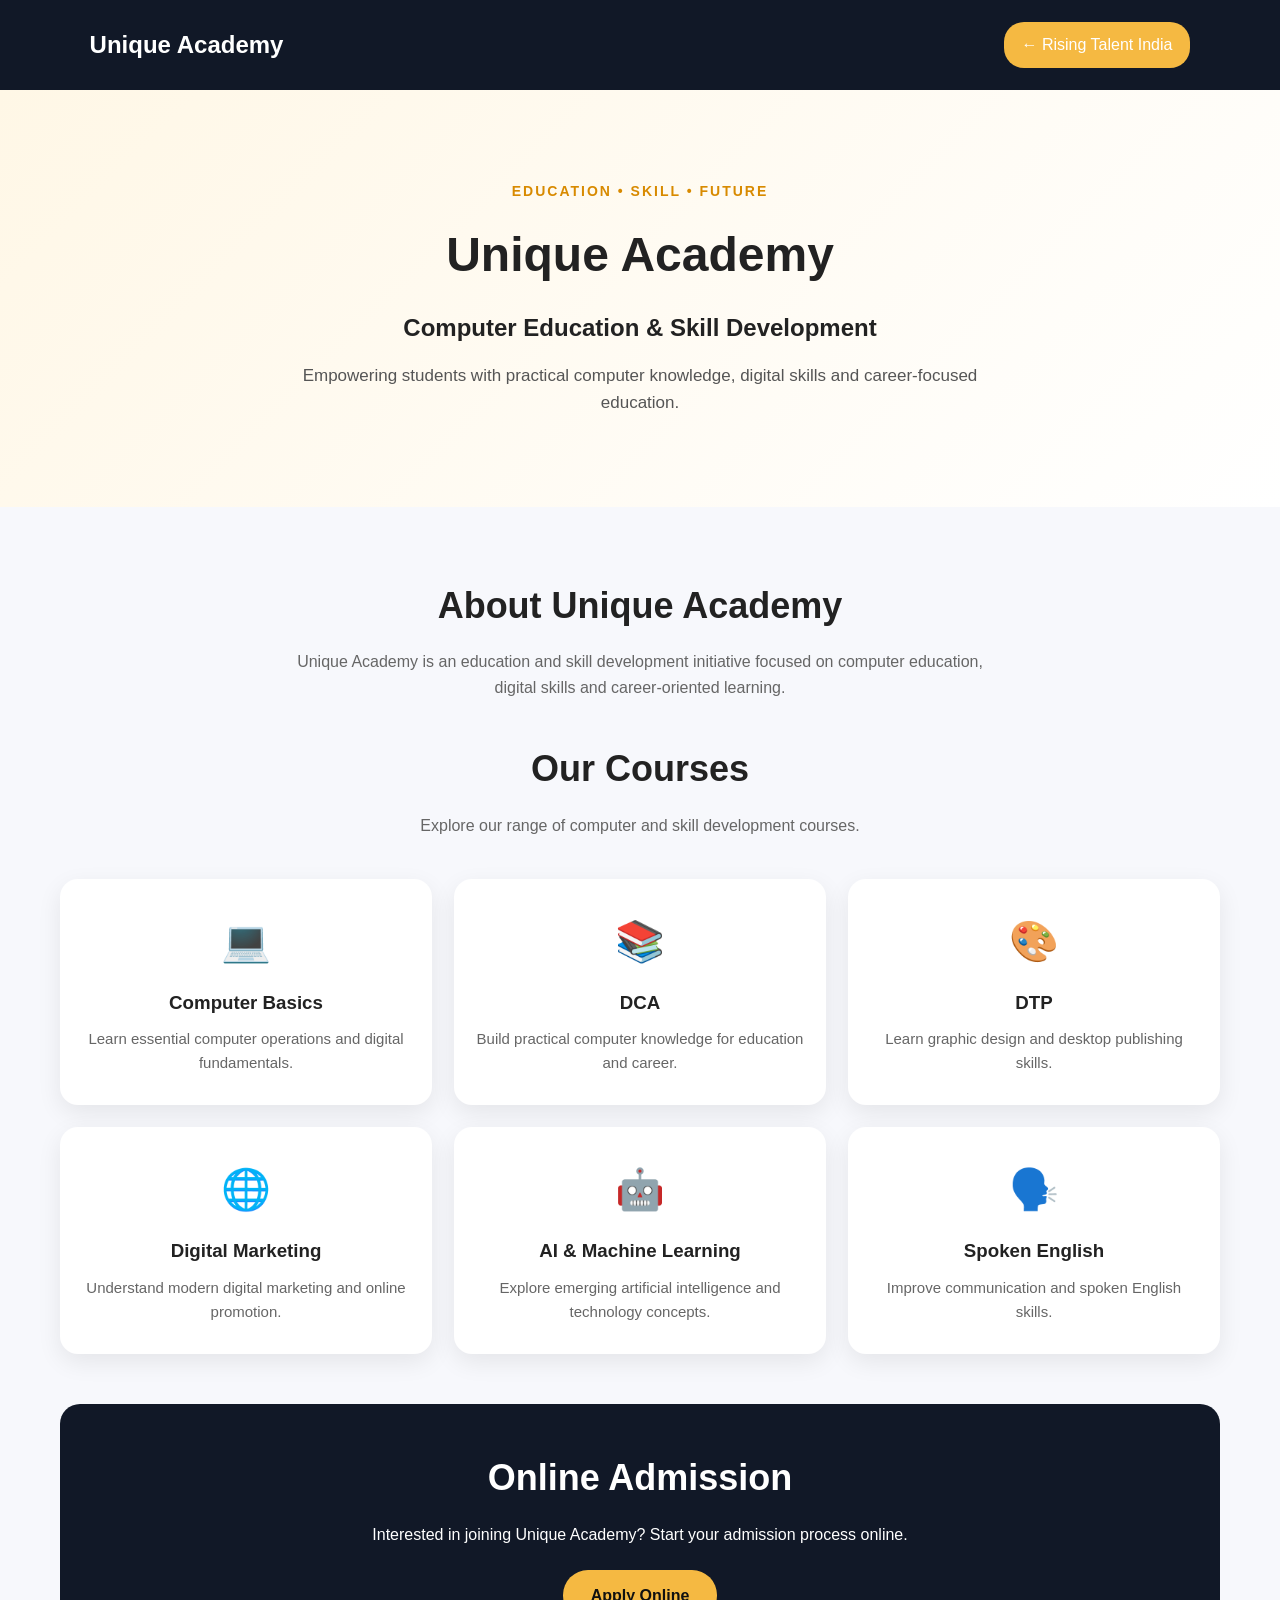
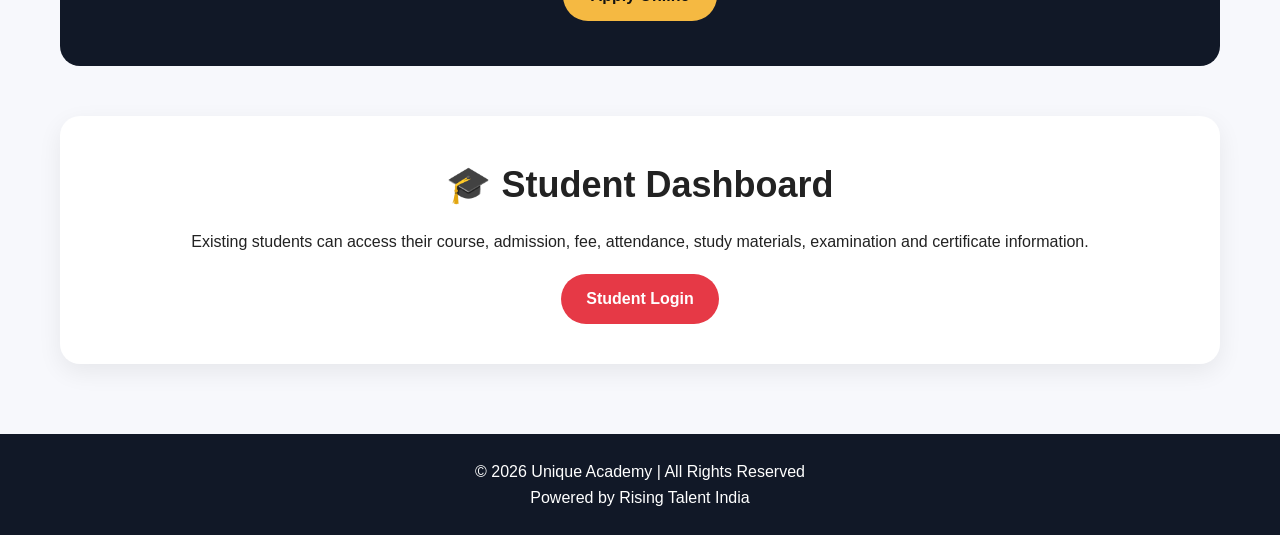
<file: unique-academy.html>
<!DOCTYPE html>
<html lang="en">

<head>
    <meta charset="UTF-8">
    <meta name="viewport" content="width=device-width, initial-scale=1.0">

    <title>Unique Academy | Rising Talent India</title>

    <style>
        * {
            box-sizing: border-box;
            margin: 0;
            padding: 0;
        }

        body {
            font-family: Arial, sans-serif;
            background: #f7f8fc;
            color: #222;
            line-height: 1.6;
        }

        .academy-header {
            background: #111827;
            color: white;
            padding: 22px 7%;
            display: flex;
            align-items: center;
            justify-content: space-between;
        }

        .academy-header h2 {
            font-size: 24px;
        }

        .back-btn {
            color: white;
            text-decoration: none;
            padding: 10px 18px;
            border-radius: 20px;
            background: #f5b942;
        }

        .academy-hero {
            padding: 90px 20px;
            text-align: center;
            background: linear-gradient(135deg, #fff7e6, #ffffff);
        }

        .academy-hero .label {
            font-size: 14px;
            font-weight: bold;
            letter-spacing: 2px;
            color: #d88a00;
        }

        .academy-hero h1 {
            font-size: 48px;
            margin: 15px 0;
        }

        .academy-hero h3 {
            font-size: 24px;
            margin-bottom: 15px;
        }

        .academy-hero p {
            max-width: 750px;
            margin: auto;
            color: #555;
            font-size: 17px;
        }

        .academy-section {
            max-width: 1200px;
            margin: auto;
            padding: 70px 20px;
        }

        .academy-section h2 {
            text-align: center;
            font-size: 36px;
            margin-bottom: 15px;
        }

        .section-intro {
            text-align: center;
            max-width: 700px;
            margin: 0 auto 40px;
            color: #666;
        }

        .course-grid {
            display: grid;
            grid-template-columns: repeat(3, 1fr);
            gap: 22px;
        }

        .course-card {
            background: white;
            padding: 30px 22px;
            border-radius: 18px;
            box-shadow: 0 8px 25px rgba(0,0,0,0.08);
            text-align: center;
        }

        .course-card .icon {
            font-size: 40px;
            margin-bottom: 15px;
        }

        .course-card h3 {
            margin-bottom: 10px;
        }

        .course-card p {
            color: #666;
            font-size: 15px;
        }

        .admission-box {
            margin-top: 50px;
            padding: 45px 25px;
            border-radius: 20px;
            background: #111827;
            color: white;
            text-align: center;
        }

        .admission-box h2 {
            margin-bottom: 15px;
        }

        .admission-btn {
            display: inline-block;
            margin-top: 22px;
            padding: 13px 28px;
            background: #f5b942;
            color: #111;
            text-decoration: none;
            border-radius: 25px;
            font-weight: bold;
        }

        .student-box {
            margin-top: 50px;
            padding: 40px 25px;
            background: white;
            border-radius: 20px;
            text-align: center;
            box-shadow: 0 8px 25px rgba(0,0,0,0.07);
        }

        .student-btn {
            display: inline-block;
            margin-top: 20px;
            padding: 12px 25px;
            background: #e63946;
            color: white;
            text-decoration: none;
            border-radius: 25px;
            font-weight: bold;
        }

        footer {
            background: #111827;
            color: white;
            text-align: center;
            padding: 25px 15px;
        }

        @media (max-width: 800px) {

            .academy-header {
                flex-direction: column;
                gap: 15px;
            }

            .academy-hero h1 {
                font-size: 36px;
            }

            .course-grid {
                grid-template-columns: 1fr;
            }
        }
    </style>
</head>


<body>

    <!-- HEADER -->

    <header class="academy-header">

        <h2>Unique Academy</h2>

        <a href="index.html" class="back-btn">
            ← Rising Talent India
        </a>

    </header>


    <!-- HERO -->

    <section class="academy-hero">

        <div class="label">
            EDUCATION • SKILL • FUTURE
        </div>

        <h1>
            Unique Academy
        </h1>

        <h3>
            Computer Education & Skill Development
        </h3>

        <p>
            Empowering students with practical computer knowledge,
            digital skills and career-focused education.
        </p>

    </section>


    <!-- ABOUT -->

    <section class="academy-section">

        <h2>
            About Unique Academy
        </h2>

        <p class="section-intro">
            Unique Academy is an education and skill development
            initiative focused on computer education, digital skills
            and career-oriented learning.
        </p>


        <!-- COURSES -->

        <h2>
            Our Courses
        </h2>

        <p class="section-intro">
            Explore our range of computer and skill development courses.
        </p>


        <div class="course-grid">

            <div class="course-card">
                <div class="icon">💻</div>
                <h3>Computer Basics</h3>
                <p>
                    Learn essential computer operations and
                    digital fundamentals.
                </p>
            </div>


            <div class="course-card">
                <div class="icon">📚</div>
                <h3>DCA</h3>
                <p>
                    Build practical computer knowledge
                    for education and career.
                </p>
            </div>


            <div class="course-card">
                <div class="icon">🎨</div>
                <h3>DTP</h3>
                <p>
                    Learn graphic design and desktop
                    publishing skills.
                </p>
            </div>


            <div class="course-card">
                <div class="icon">🌐</div>
                <h3>Digital Marketing</h3>
                <p>
                    Understand modern digital marketing
                    and online promotion.
                </p>
            </div>


            <div class="course-card">
                <div class="icon">🤖</div>
                <h3>AI & Machine Learning</h3>
                <p>
                    Explore emerging artificial intelligence
                    and technology concepts.
                </p>
            </div>


            <div class="course-card">
                <div class="icon">🗣️</div>
                <h3>Spoken English</h3>
                <p>
                    Improve communication and spoken
                    English skills.
                </p>
            </div>

        </div>


        <!-- ONLINE ADMISSION -->

        <div class="admission-box">

            <h2>
                Online Admission
            </h2>

            <p>
                Interested in joining Unique Academy?
                Start your admission process online.
            </p>

            <a href="#" class="admission-btn">
                Apply Online
            </a>

        </div>


        <!-- STUDENT LOGIN -->

        <div class="student-box">

            <h2>
                🎓 Student Dashboard
            </h2>

            <p>
                Existing students can access their course,
                admission, fee, attendance, study materials,
                examination and certificate information.
            </p>

            <a href="#" class="student-btn">
                Student Login
            </a>

        </div>

    </section>


    <!-- FOOTER -->

    <footer>

        <p>
            © 2026 Unique Academy | All Rights Reserved
        </p>

        <p>
            Powered by Rising Talent India
        </p>

    </footer>

</body>

</html>
</file>
